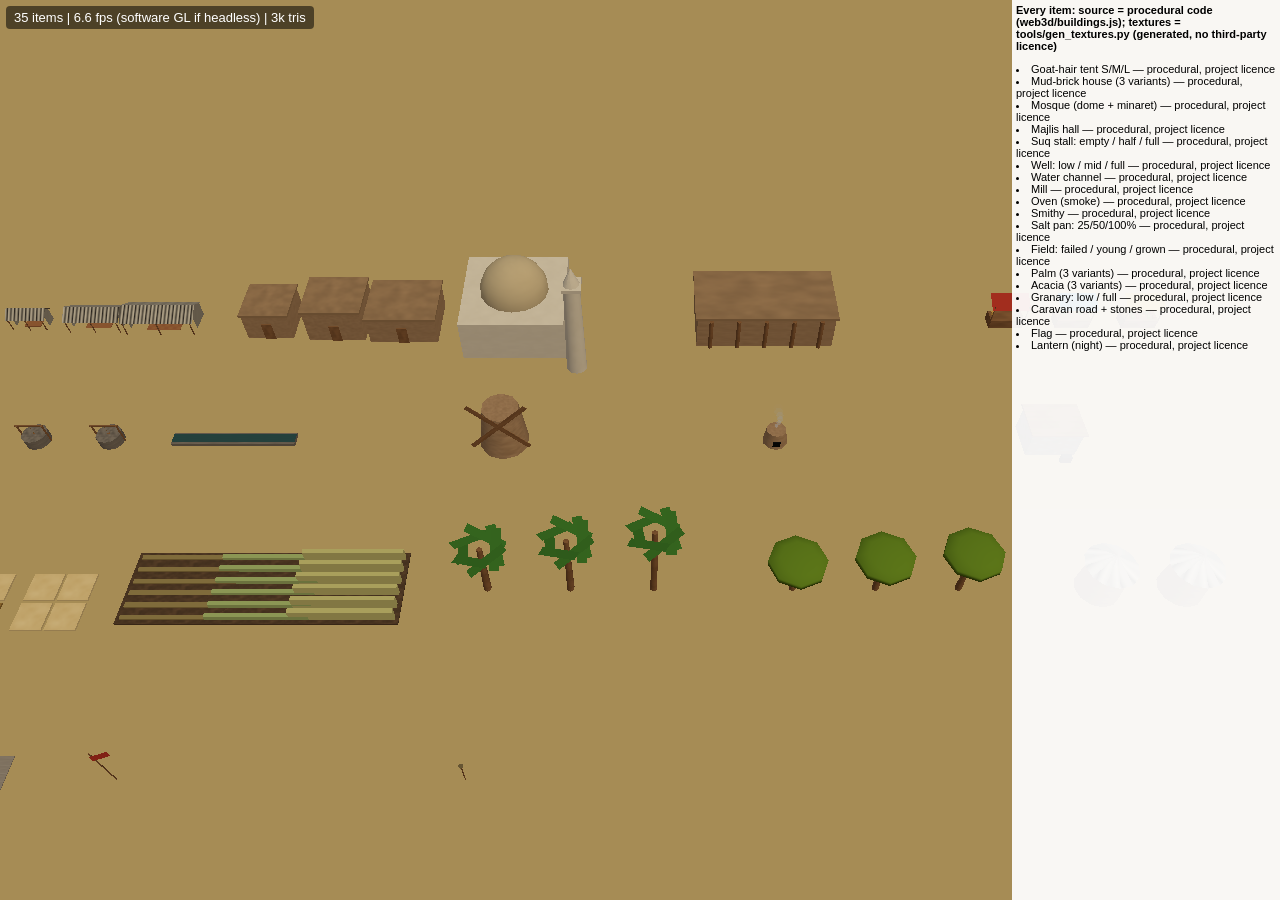
<file: web3d/gallery.html>
<!doctype html><meta charset="utf-8"><title>Gallery</title>
<style>body{margin:0;font:13px sans-serif}#hud{position:fixed;top:6px;left:6px;background:#0008;color:#fff;padding:4px 8px;border-radius:4px}#tbl{position:fixed;right:0;top:0;bottom:0;width:260px;overflow:auto;background:#fffe;font-size:11px;padding:4px}</style>
<script type="importmap">{"imports":{"three":"./vendor/three/three.module.js"}}</script>
<div id="hud"></div><div id="tbl"></div>
<script type="module">
import * as THREE from 'three';
import { CATALOG, animate } from './buildings.js';
const q = new URLSearchParams(location.search), night = q.get('night') === '1';
const r = new THREE.WebGLRenderer({ antialias: false }); r.setSize(innerWidth, innerHeight); document.body.prepend(r.domElement);
const s = new THREE.Scene(); s.background = new THREE.Color(night ? 0x101830 : 0xe6dcc3);
s.add(new THREE.HemisphereLight(0xffffff, 0x886644, night ? 0.35 : 1.1)); const dl = new THREE.DirectionalLight(0xffeecc, night ? 0.2 : 1.2); dl.position.set(20, 40, 20); s.add(dl);
const ground = new THREE.Mesh(new THREE.PlaneGeometry(400, 400), new THREE.MeshLambertMaterial({ color: 0xc8ae72 })); ground.rotation.x = -Math.PI / 2; s.add(ground);
const root = new THREE.Group(); s.add(root); const rows = []; let z = 0, tri = 0;
const tbl = document.getElementById('tbl'); tbl.innerHTML = '<b>Every item: source = procedural code (web3d/buildings.js); textures = tools/gen_textures.py (generated, no third-party licence)</b><ol>';
CATALOG.forEach(([name, f, n], row) => { const rr = row % 5, cc = Math.floor(row / 5);
  for (let i = 0; i < n; i++) { const o = f(i); o.position.set(rr * 22 + i * 6 - 40, 0, cc * 14 - 20); root.add(o); o.traverse(m => { if (m.geometry) tri += (m.geometry.index ? m.geometry.index.count : m.geometry.attributes.position.count) / 3; }); }
  tbl.innerHTML += '<li>' + name + ' &mdash; procedural, project licence</li>'; });
const cam = new THREE.PerspectiveCamera(50, innerWidth / innerHeight, 0.5, 1000); cam.position.set(15, 60, 45); cam.lookAt(15, 0, -5);
let f = 0, t0 = performance.now(), last = t0, fps = 0, js = 0;
function loop(now) { const a = performance.now(); animate(root, now / 1000, night); r.render(s, cam); js += performance.now() - a; f++;
  if (now - t0 > 1000) { fps = f * 1000 / (now - t0); window.__bench = { fps: +fps.toFixed(1), jsMs: +(js / f).toFixed(2), tris: Math.round(tri), items: root.children.length }; document.getElementById('hud').textContent = `${root.children.length} items | ${fps.toFixed(1)} fps (software GL if headless) | ${Math.round(tri / 1000)}k tris`; f = 0; js = 0; t0 = now; }
  requestAnimationFrame(loop); }
requestAnimationFrame(loop);
</script>
</file>
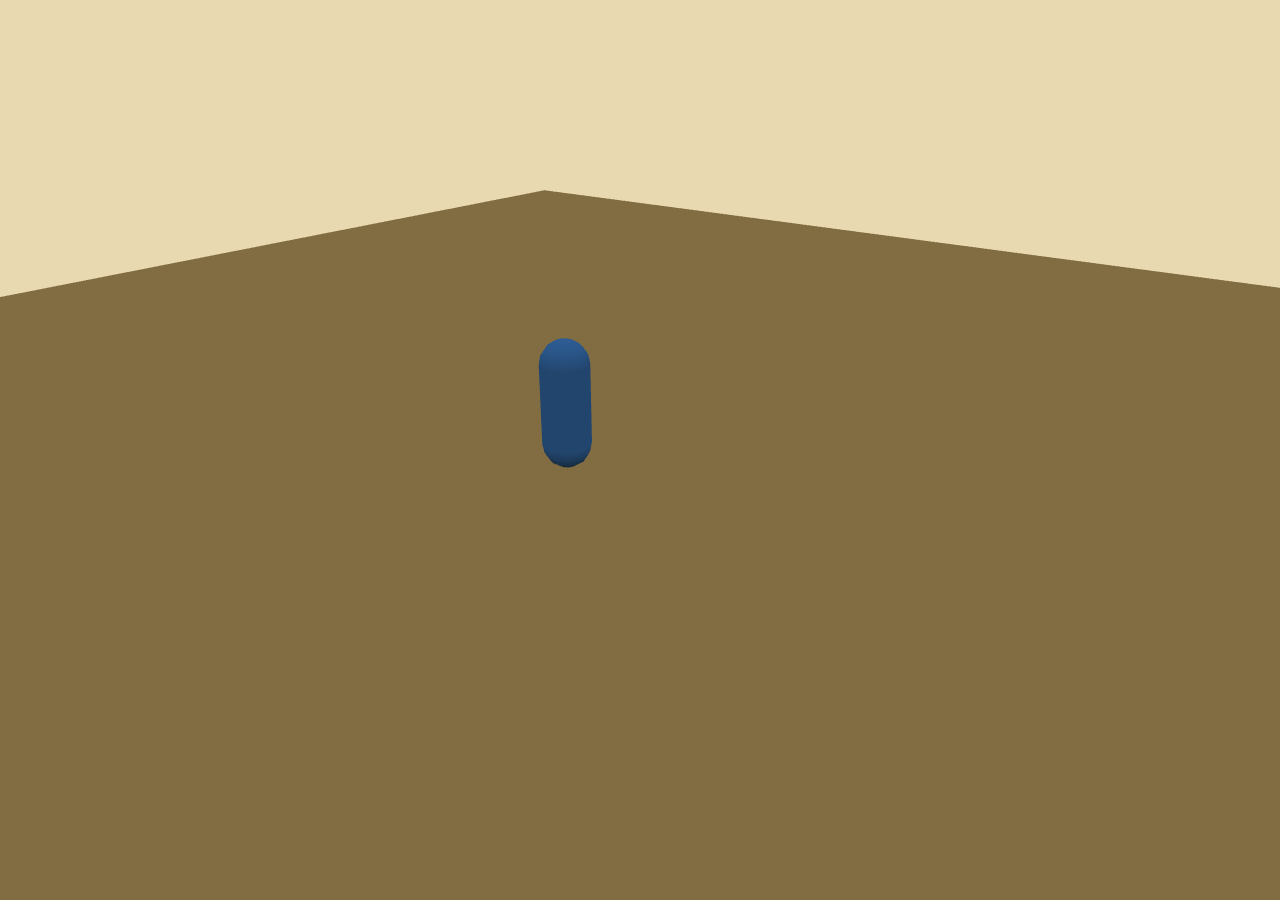
<file: web3d/hello.html>
<!doctype html>
<meta charset="utf-8"><title>Hello 3D</title>
<style>html,body{margin:0;height:100%;background:#111}canvas{display:block}</style>
<script type="importmap">{"imports":{"three":"./vendor/three/three.module.js"}}</script>
<script type="module">
import * as THREE from 'three';
const r = new THREE.WebGLRenderer({ antialias: true });
r.setSize(innerWidth, innerHeight); document.body.appendChild(r.domElement);
const scene = new THREE.Scene(); scene.background = new THREE.Color(0xe8d9b0);
const cam = new THREE.PerspectiveCamera(50, innerWidth / innerHeight, 0.1, 200); cam.position.set(6, 5, 8); cam.lookAt(0, 0.5, 0);
scene.add(new THREE.HemisphereLight(0xffffff, 0x886644, 1.2));
const ground = new THREE.Mesh(new THREE.PlaneGeometry(30, 30), new THREE.MeshLambertMaterial({ color: 0xc9a869 }));
ground.rotation.x = -Math.PI / 2; scene.add(ground);
const person = new THREE.Mesh(new THREE.CapsuleGeometry(0.3, 1, 4, 12), new THREE.MeshLambertMaterial({ color: 0x4a90e2 }));
person.position.y = 0.8; scene.add(person);
r.setAnimationLoop((t) => { person.position.x = Math.sin(t / 1000) * 3; person.rotation.y = t / 500; r.render(scene, cam); });
</script>
</file>
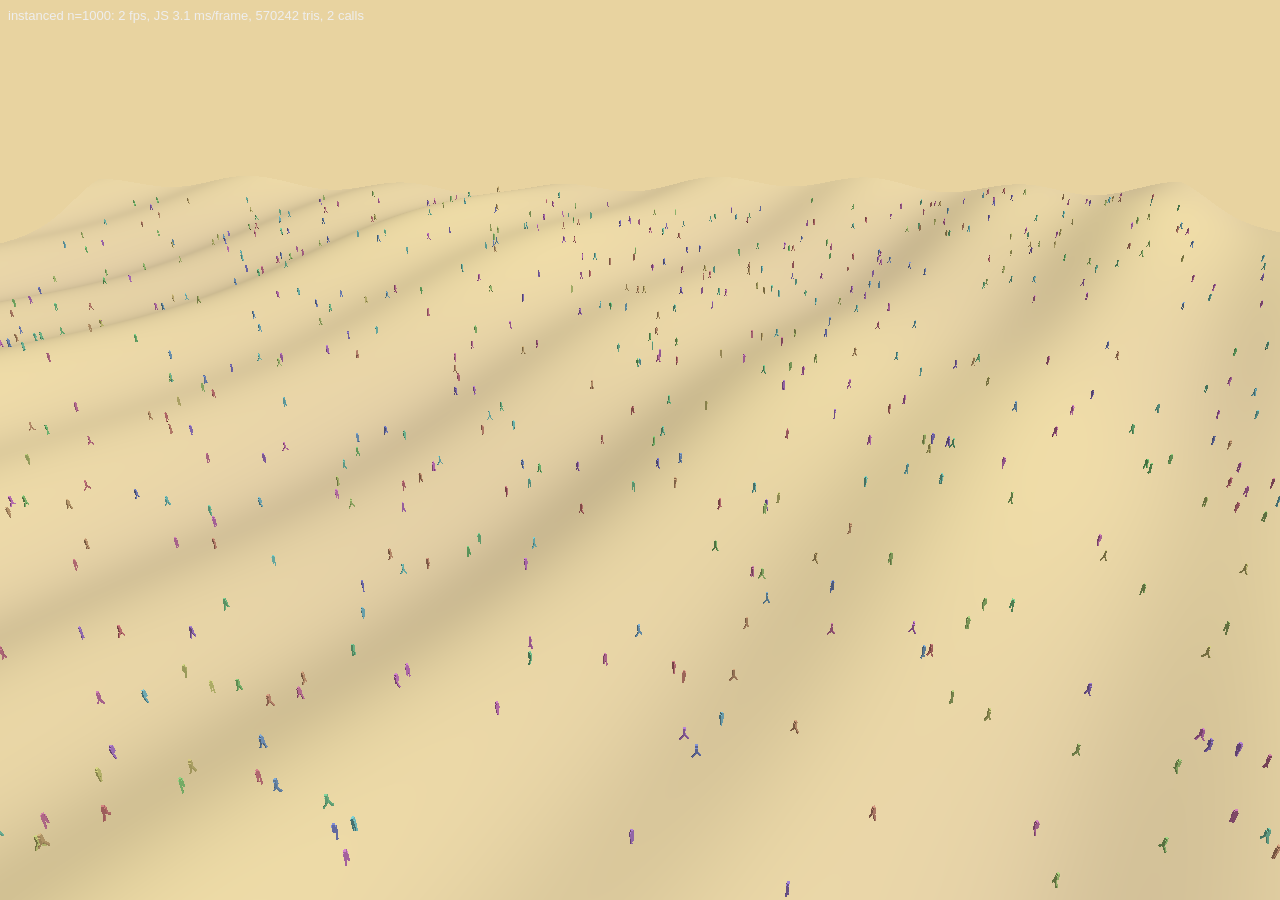
<file: web3d/proto/three-bench.html>
<!doctype html>
<html lang="en"><head><meta charset="utf-8"><title>three.js benchmark</title>
<style>html,body{margin:0;background:#222;color:#eee;font:13px sans-serif}#hud{position:absolute;left:8px;top:8px}</style>
<script type="importmap">{"imports":{"three":"../vendor/three/three.module.js"}}</script>
</head><body><div id="hud"></div><script type="module">
// Benchmark: N skinned characters (3 bones: root, 2 legs) + a 512x512 terrain.
// ?mode=skinned  one SkinnedMesh per character, bones animated in JS (the baseline)
// ?mode=instanced  one InstancedMesh, walk cycle done in the vertex shader (GPU)
import * as THREE from 'three';
const q = new URLSearchParams(location.search);
const N = parseInt(q.get('n') || '1000', 10), mode = q.get('mode') || 'instanced', SECONDS = parseFloat(q.get('secs') || '8');
const renderer = new THREE.WebGLRenderer({ antialias: false });
renderer.setSize(innerWidth, innerHeight); document.body.appendChild(renderer.domElement);
const scene = new THREE.Scene(); scene.background = new THREE.Color(0xe8d3a0);
const camera = new THREE.PerspectiveCamera(50, innerWidth / innerHeight, 0.5, 2000);
camera.position.set(0, 90, 160); camera.lookAt(0, 0, 0);
scene.add(new THREE.HemisphereLight(0xffffff, 0x886644, 1.2));
const sun = new THREE.DirectionalLight(0xffffff, 2); sun.position.set(80, 120, 40); scene.add(sun);

// terrain 512x512 vertices (about 522k triangles), height from cheap noise, vertex colours
const SZ = 512, size = 400;
const tg = new THREE.PlaneGeometry(size, size, SZ - 1, SZ - 1); tg.rotateX(-Math.PI / 2);
const pos = tg.attributes.position, col = new Float32Array(pos.count * 3);
const h = (x, z) => 6 * Math.sin(x * 0.03) * Math.cos(z * 0.025) + 2 * Math.sin(x * 0.11 + z * 0.07);
for (let i = 0; i < pos.count; i++) {
  const y = h(pos.getX(i), pos.getZ(i)); pos.setY(i, y);
  const t = (y + 8) / 16; col[i * 3] = 0.8 + 0.1 * t; col[i * 3 + 1] = 0.65 + 0.1 * t; col[i * 3 + 2] = 0.4;
}
tg.setAttribute('color', new THREE.BufferAttribute(col, 3)); tg.computeVertexNormals();
scene.add(new THREE.Mesh(tg, new THREE.MeshLambertMaterial({ vertexColors: true })));

// one character: torso+head box on the root bone, two leg boxes on leg bones
function characterGeometry() {
  const parts = [[0.5, 0.8, 0.3, 0, 1.3, 0, 0], [0.3, 0.3, 0.3, 0, 1.85, 0, 0], [0.2, 0.9, 0.2, -0.13, 0.45, 0, 1], [0.2, 0.9, 0.2, 0.13, 0.45, 0, 2]];
  const pg = [], idx = [], wts = [];
  const gs = parts.map(([w, hh, d, x, y, z, bone]) => { const g = new THREE.BoxGeometry(w, hh, d); g.translate(x, y, z); return [g, bone]; });
  const merged = []; let off = 0;
  const positions = [], normals = [], indices = [], skinI = [], skinW = [], bones = [];
  for (const [g, b] of gs) {
    const p = g.attributes.position, n = g.attributes.normal;
    for (let i = 0; i < p.count; i++) { positions.push(p.getX(i), p.getY(i), p.getZ(i)); normals.push(n.getX(i), n.getY(i), n.getZ(i)); skinI.push(b, 0, 0, 0); skinW.push(1, 0, 0, 0); bones.push(b); }
    for (const i of g.index.array) indices.push(i + off);
    off += p.count;
  }
  const geo = new THREE.BufferGeometry();
  geo.setAttribute('position', new THREE.Float32BufferAttribute(positions, 3));
  geo.setAttribute('normal', new THREE.Float32BufferAttribute(normals, 3));
  geo.setAttribute('skinIndex', new THREE.Uint16BufferAttribute(skinI, 4));
  geo.setAttribute('skinWeight', new THREE.Float32BufferAttribute(skinW, 4));
  geo.setAttribute('bone', new THREE.Float32BufferAttribute(bones, 1));
  geo.setIndex(indices);
  return geo;
}
const geo = characterGeometry();
const rnd = (() => { let s = 1; return () => (s = (s * 16807) % 2147483647) / 2147483647; })();
const people = [];
for (let i = 0; i < N; i++) people.push({ x: (rnd() - 0.5) * 360, z: (rnd() - 0.5) * 360, a: rnd() * 6.28, ph: rnd() * 6.28, c: new THREE.Color().setHSL(rnd(), 0.5, 0.5) });
const tmp = new THREE.Object3D();
let update;
if (mode === 'skinned') {
  const meshes = [];
  for (const p of people) {
    const root = new THREE.Bone(), l = new THREE.Bone(), r = new THREE.Bone();
    l.position.set(-0.13, 0.9, 0); r.position.set(0.13, 0.9, 0); root.add(l, r);
    const sm = new THREE.SkinnedMesh(geo, new THREE.MeshLambertMaterial({ color: p.c }));
    sm.add(root); sm.bind(new THREE.Skeleton([root, l, r]));
    // the leg bones pivot at the hips; the geometry is in model space, so use bind inverses (done by Skeleton)
    scene.add(sm); meshes.push({ sm, l, r });
  }
  update = (t, dt) => {
    for (let i = 0; i < N; i++) {
      const p = people[i], m = meshes[i];
      p.x += Math.cos(p.a) * dt * 1.4; p.z += Math.sin(p.a) * dt * 1.4;
      if (Math.abs(p.x) > 190 || Math.abs(p.z) > 190) p.a += 3.14;
      m.sm.position.set(p.x, h(p.x, p.z), p.z); m.sm.rotation.y = -p.a + 1.57;
      const s = Math.sin(t * 6 + p.ph) * 0.6; m.l.rotation.x = s; m.r.rotation.x = -s;
    }
  };
} else {
  const mat = new THREE.MeshLambertMaterial({ color: 0xffffff });
  mat.onBeforeCompile = (sh) => {
    sh.uniforms.uT = { value: 0 }; mat.userData.sh = sh;
    sh.vertexShader = sh.vertexShader.replace('#include <common>', '#include <common>\nattribute float bone; attribute float phase; uniform float uT;')
      .replace('#include <begin_vertex>', `vec3 transformed = vec3(position);
        float sw = sin(uT * 6.0 + phase) * 0.6 * (bone < 0.5 ? 0.0 : (bone < 1.5 ? 1.0 : -1.0));
        float cs = cos(sw), sn = sin(sw); vec3 q = transformed - vec3(0.0, 0.9, 0.0);
        if (bone > 0.5) { transformed = vec3(q.x, q.y * cs - q.z * sn, q.y * sn + q.z * cs) + vec3(0.0, 0.9, 0.0); }`);
  };
  const g = geo.clone(); g.setAttribute('phase', new THREE.InstancedBufferAttribute(new Float32Array(N).map((_, i) => people[i].ph), 1));
  const im = new THREE.InstancedMesh(g, mat, N); im.frustumCulled = false;
  for (let i = 0; i < N; i++) im.setColorAt(i, people[i].c);
  scene.add(im);
  update = (t, dt) => {
    if (mat.userData.sh) mat.userData.sh.uniforms.uT.value = t;
    for (let i = 0; i < N; i++) {
      const p = people[i];
      p.x += Math.cos(p.a) * dt * 1.4; p.z += Math.sin(p.a) * dt * 1.4;
      if (Math.abs(p.x) > 190 || Math.abs(p.z) > 190) p.a += 3.14;
      tmp.position.set(p.x, h(p.x, p.z), p.z); tmp.rotation.y = -p.a + 1.57; tmp.updateMatrix(); im.setMatrixAt(i, tmp.matrix);
    }
    im.instanceMatrix.needsUpdate = true;
  };
}
// the phase attribute must exist for the skinned geometry too (unused there)
let last = performance.now(), frames = 0, t0 = last, cpu = 0, started = last;
function loop(now) {
  const dt = Math.min(0.1, (now - last) / 1000); last = now;
  const c0 = performance.now();
  update(now / 1000, dt); renderer.render(scene, camera);
  cpu += performance.now() - c0; frames++;
  if (now - t0 > 1000) { $('hud').textContent = `${mode} n=${N}: ${frames} fps, JS ${(cpu / frames).toFixed(1)} ms/frame, ${renderer.info.render.triangles} tris, ${renderer.info.render.calls} calls`; window.__bench = { mode, n: N, fps: frames * 1000 / (now - t0), cpuMs: cpu / frames, tris: renderer.info.render.triangles, calls: renderer.info.render.calls, elapsed: (now - started) / 1000 }; frames = 0; cpu = 0; t0 = now; }
  requestAnimationFrame(loop);
}
function $(id) { return document.getElementById(id); }
requestAnimationFrame(loop);
</script></body></html>
</file>
